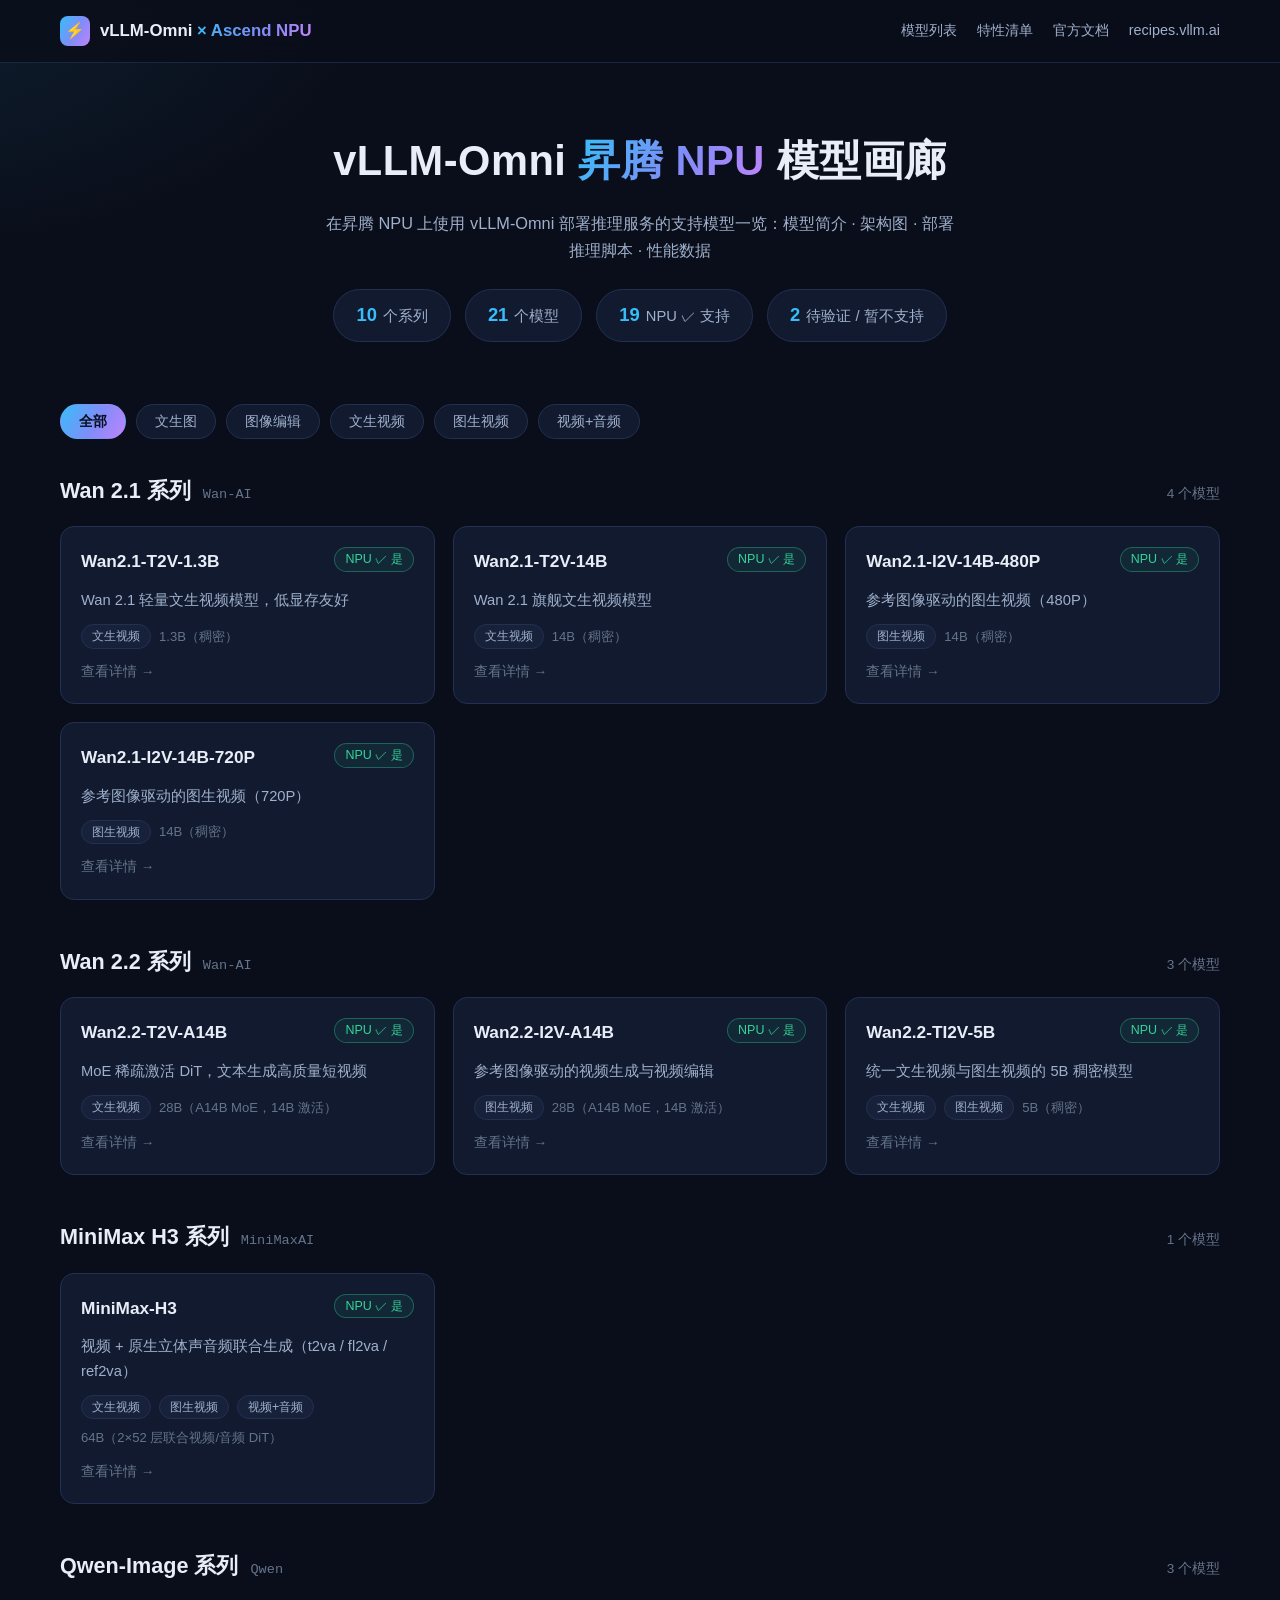
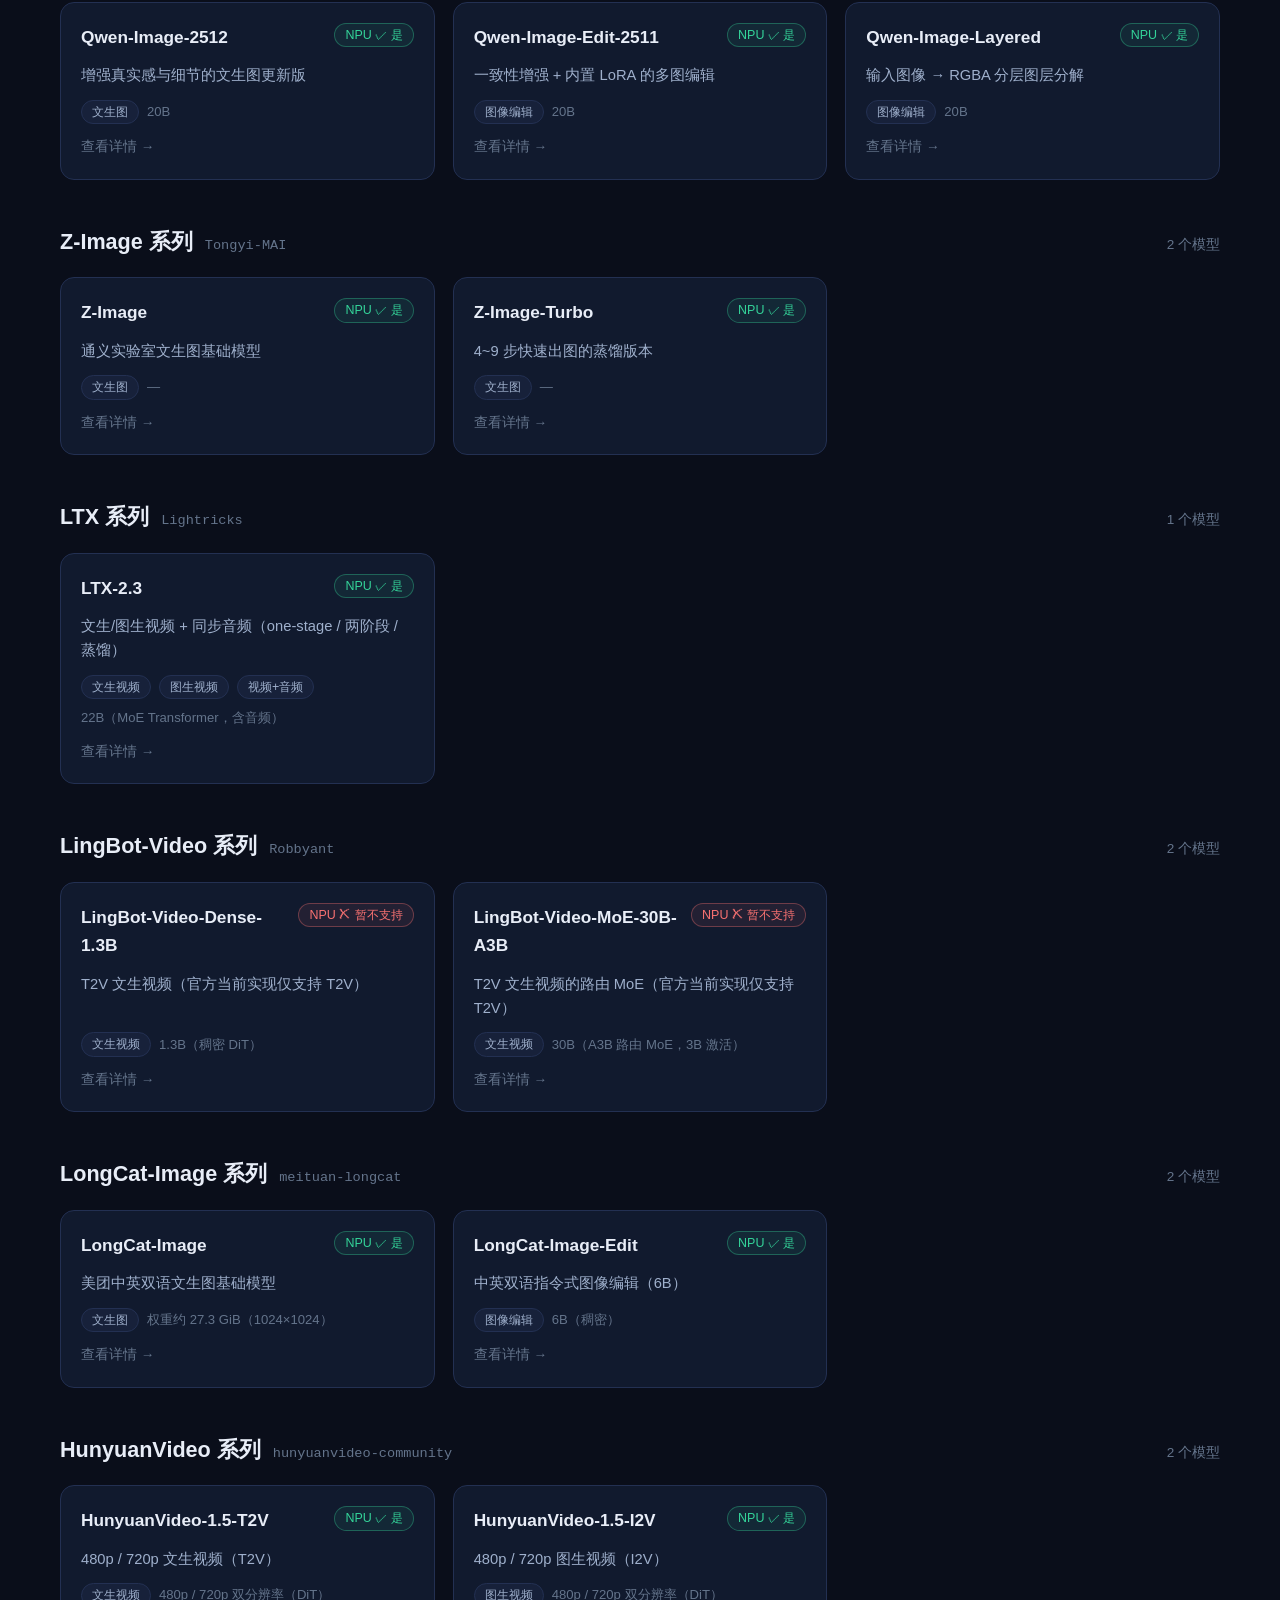
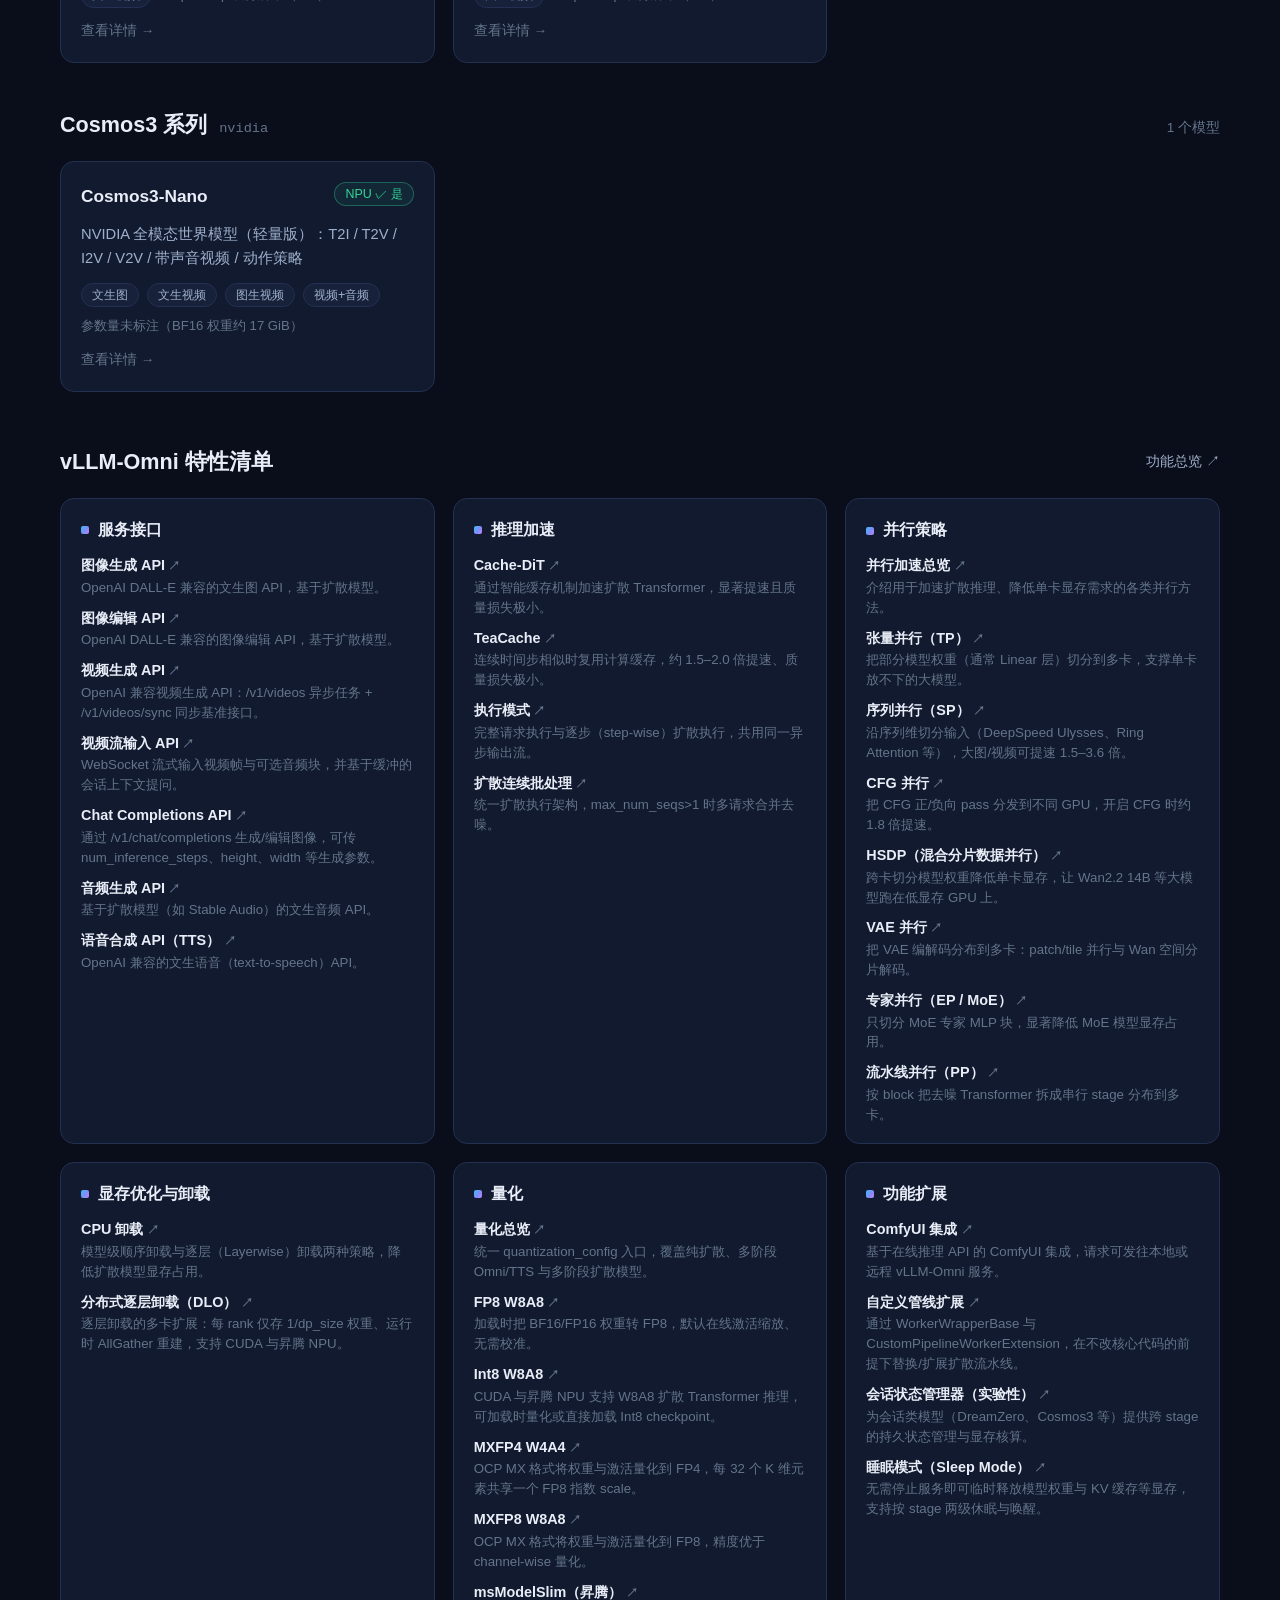
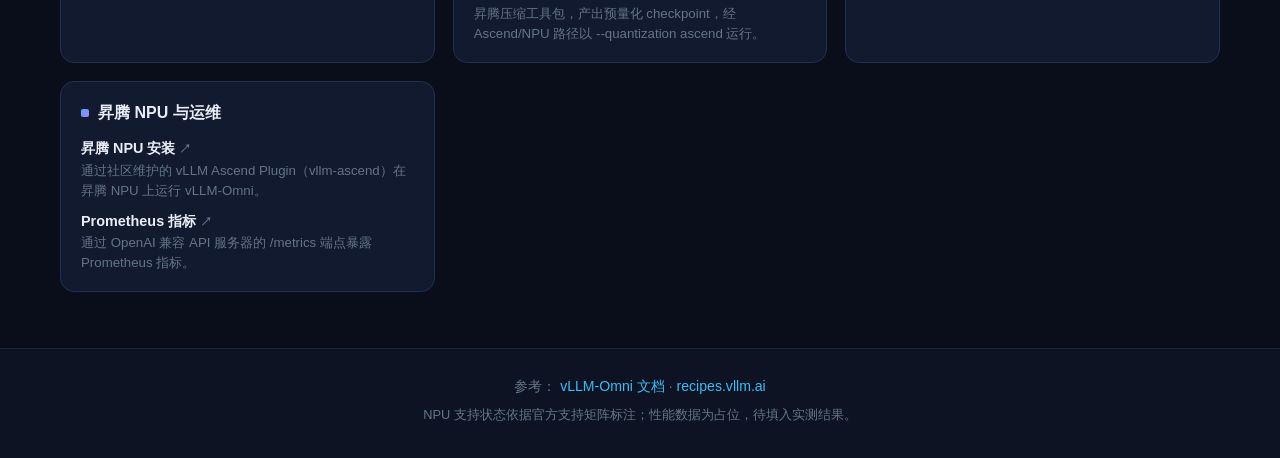
<file: index.html>
<!DOCTYPE html>
<html lang="zh-CN">
<head>
  <meta charset="UTF-8">
  <meta name="viewport" content="width=device-width, initial-scale=1.0">
  <title>vLLM-Omni × Ascend NPU 模型画廊</title>
  <link rel="stylesheet" href="assets/css/style.css?v=20260824g">
</head>
<body>
  <header class="site-header">
    <div class="container header-inner">
      <a class="brand" href="index.html">
        <span class="brand-mark">⚡</span>
        <span class="brand-text">vLLM-Omni <em>× Ascend NPU</em></span>
      </a>
      <nav class="site-nav">
        <a href="#models">模型列表</a>
        <a href="#features">特性清单</a>
        <a href="https://docs.vllm.com.cn/projects/vllm-omni/en/latest/" target="_blank" rel="noopener">官方文档</a>
        <a href="https://recipes.vllm.ai/" target="_blank" rel="noopener">recipes.vllm.ai</a>
      </nav>
    </div>
  </header>

  <section class="hero">
    <div class="container">
      <h1>vLLM-Omni <span class="grad">昇腾 NPU</span> 模型画廊</h1>
      <p class="hero-sub">
        在昇腾 NPU 上使用 vLLM-Omni 部署推理服务的支持模型一览：模型简介 · 架构图 · 部署推理脚本 · 性能数据
      </p>
      <div class="hero-stats" id="heroStats"></div>
    </div>
  </section>

  <main class="container" id="models">
    <div class="filters" id="filters"></div>
    <div id="seriesList"></div>

    <section class="site-section" id="features">
      <div class="site-section-head">
        <h2>vLLM-Omni 特性清单</h2>
        <a class="head-link" href="https://docs.vllm.com.cn/projects/vllm-omni/en/latest/features/" target="_blank" rel="noopener">功能总览 ↗</a>
      </div>
      <div class="feature-grid" id="featuresSection"></div>
    </section>
  </main>

  <footer class="site-footer">
    <div class="container">
      <p>
        参考：
        <a href="https://docs.vllm.com.cn/projects/vllm-omni/en/latest/" target="_blank" rel="noopener">vLLM-Omni 文档</a> ·
        <a href="https://recipes.vllm.ai/" target="_blank" rel="noopener">recipes.vllm.ai</a>
      </p>
      <p class="muted">NPU 支持状态依据官方支持矩阵标注；性能数据为占位，待填入实测结果。</p>
    </div>
  </footer>

  <script src="assets/js/data.js?v=20260824g"></script>
  <script src="assets/js/main.js?v=20260824g"></script>
</body>
</html>
</file>
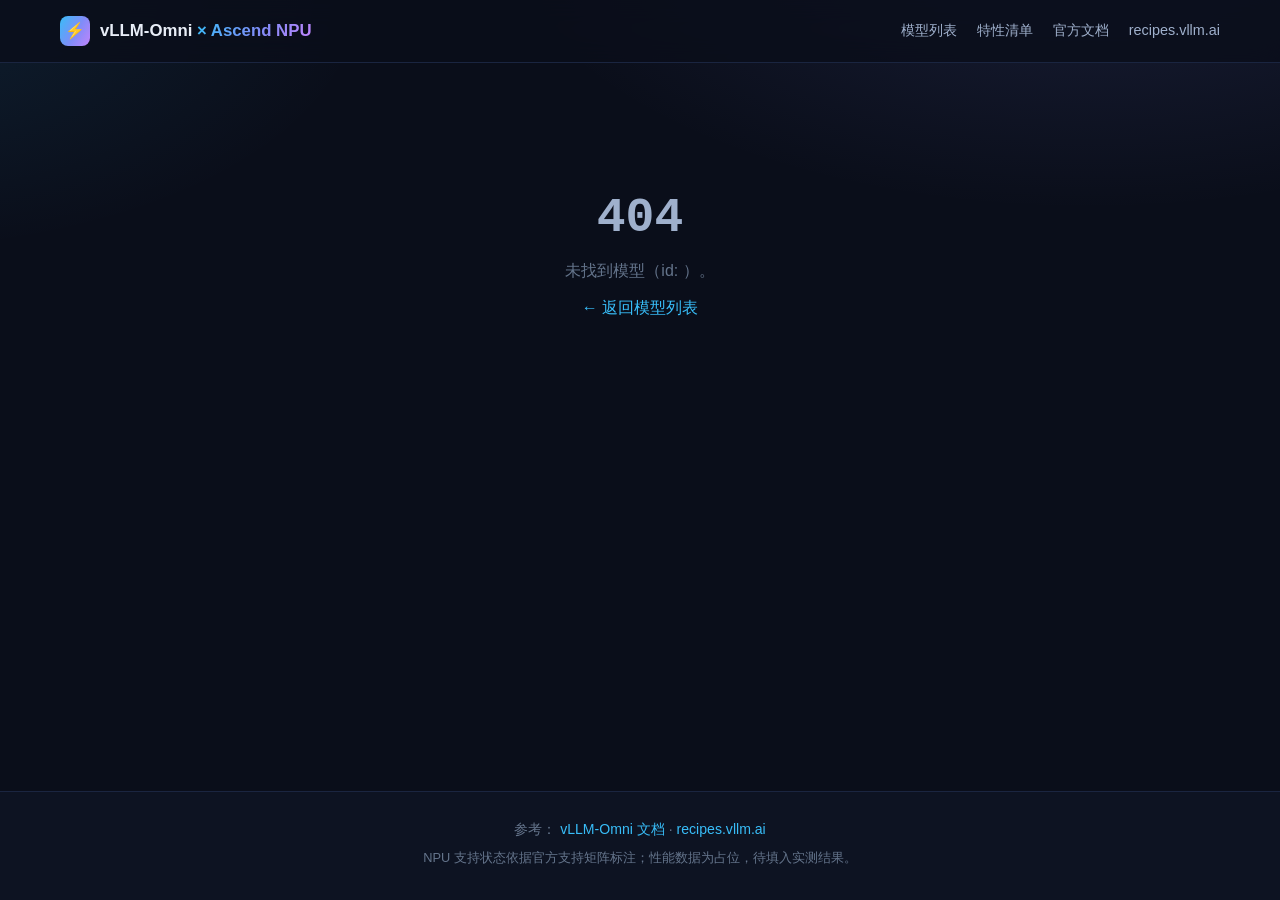
<file: model.html>
<!DOCTYPE html>
<html lang="zh-CN">
<head>
  <meta charset="UTF-8">
  <meta name="viewport" content="width=device-width, initial-scale=1.0">
  <title>模型详情 · vLLM-Omni × Ascend NPU 模型画廊</title>
  <link rel="stylesheet" href="assets/css/style.css?v=20260824g">
</head>
<body>
  <header class="site-header">
    <div class="container header-inner">
      <a class="brand" href="index.html">
        <span class="brand-mark">⚡</span>
        <span class="brand-text">vLLM-Omni <em>× Ascend NPU</em></span>
      </a>
      <nav class="site-nav">
        <a href="index.html#models">模型列表</a>
        <a href="index.html#features">特性清单</a>
        <a href="https://docs.vllm.com.cn/projects/vllm-omni/en/latest/" target="_blank" rel="noopener">官方文档</a>
        <a href="https://recipes.vllm.ai/" target="_blank" rel="noopener">recipes.vllm.ai</a>
      </nav>
    </div>
  </header>

  <main class="container">
    <nav class="breadcrumb" id="breadcrumb"></nav>
    <div id="app"></div>
  </main>

  <footer class="site-footer">
    <div class="container">
      <p>
        参考：
        <a href="https://docs.vllm.com.cn/projects/vllm-omni/en/latest/" target="_blank" rel="noopener">vLLM-Omni 文档</a> ·
        <a href="https://recipes.vllm.ai/" target="_blank" rel="noopener">recipes.vllm.ai</a>
      </p>
      <p class="muted">NPU 支持状态依据官方支持矩阵标注；性能数据为占位，待填入实测结果。</p>
    </div>
  </footer>

  <script src="assets/js/data.js?v=20260824g"></script>
  <script src="assets/js/model.js?v=20260824g"></script>
</body>
</html>
</file>
<file: assets/css/style.css>
/* ============================================================
 * vLLM-Omni × Ascend NPU 模型画廊 —— 全局样式（深色科技风）
 * ============================================================ */

:root {
  --bg: #0a0e1a;
  --bg-soft: #0d1322;
  --surface: #111a2e;
  --surface-2: #17213a;
  --border: #233052;
  --border-soft: #1a2540;
  --text: #e8edf7;
  --text-2: #9fb0cc;
  --muted: #64748b;
  --accent: #38bdf8;
  --accent-2: #818cf8;
  --grad: linear-gradient(120deg, #38bdf8, #818cf8 55%, #c084fc);
  --green: #34d399;
  --red: #f87171;
  --amber: #fbbf24;
  --radius: 14px;
  --mono: ui-monospace, "SFMono-Regular", "JetBrains Mono", Menlo, Consolas, "Liberation Mono", monospace;
  --shadow: 0 10px 30px rgba(3, 8, 22, 0.55);
}

* { margin: 0; padding: 0; box-sizing: border-box; }

html { scroll-behavior: smooth; }

body {
  background:
    radial-gradient(1000px 500px at 85% -10%, rgba(129, 140, 248, 0.14), transparent 60%),
    radial-gradient(900px 460px at -10% 0%, rgba(56, 189, 248, 0.10), transparent 55%),
    var(--bg);
  color: var(--text);
  font-family: -apple-system, BlinkMacSystemFont, "Segoe UI", "PingFang SC", "Hiragino Sans GB", "Microsoft YaHei", "Noto Sans CJK SC", sans-serif;
  line-height: 1.65;
  min-height: 100vh;
  display: flex;
  flex-direction: column;
}

a { color: var(--accent); text-decoration: none; }
a:hover { text-decoration: underline; }

.container { width: min(1160px, 92%); margin: 0 auto; }

/* ---------- 顶部导航 ---------- */
.site-header {
  position: sticky; top: 0; z-index: 50;
  background: rgba(10, 14, 26, 0.82);
  backdrop-filter: blur(12px);
  border-bottom: 1px solid var(--border-soft);
}
.header-inner { display: flex; align-items: center; justify-content: space-between; height: 62px; }
.brand { display: flex; align-items: center; gap: 10px; color: var(--text); font-weight: 700; font-size: 1.05rem; }
.brand:hover { text-decoration: none; }
.brand-mark {
  width: 30px; height: 30px; border-radius: 8px;
  background: var(--grad); color: #081020;
  display: inline-flex; align-items: center; justify-content: center;
  font-size: 1rem; font-weight: 800;
}
.brand-text em { font-style: normal; background: var(--grad); -webkit-background-clip: text; background-clip: text; color: transparent; }
.site-nav { display: flex; gap: 20px; }
.site-nav a { color: var(--text-2); font-size: 0.9rem; }
.site-nav a:hover { color: var(--text); text-decoration: none; }

/* ---------- Hero ---------- */
.hero { padding: 64px 0 36px; text-align: center; }
.hero h1 {
  font-size: clamp(1.7rem, 4vw, 2.6rem);
  font-weight: 800; letter-spacing: 0.5px;
}
.hero h1 .grad { background: var(--grad); -webkit-background-clip: text; background-clip: text; color: transparent; }
.hero-sub { margin: 14px auto 0; max-width: 640px; color: var(--text-2); font-size: 1.02rem; }
.hero-stats { display: flex; justify-content: center; gap: 14px; margin-top: 26px; flex-wrap: wrap; }
.stat-pill {
  background: var(--surface); border: 1px solid var(--border);
  padding: 10px 22px; border-radius: 999px; font-size: 0.92rem;
}
.stat-pill b { color: var(--accent); font-size: 1.15rem; margin-right: 6px; }
.stat-pill span { color: var(--text-2); }

/* ---------- 筛选 chips ---------- */
.filters { display: flex; flex-wrap: wrap; gap: 10px; margin: 26px 0 34px; }
.chip {
  cursor: pointer; user-select: none;
  border: 1px solid var(--border); background: var(--surface);
  color: var(--text-2); padding: 7px 18px; border-radius: 999px;
  font-size: 0.9rem; transition: all 0.18s ease;
}
.chip:hover { color: var(--text); border-color: var(--accent); }
.chip.active { background: var(--grad); color: #081020; font-weight: 600; border-color: transparent; }

/* ---------- 系列分组与卡片 ---------- */
.series-section { margin-bottom: 44px; }
.series-head { display: flex; align-items: baseline; gap: 12px; margin-bottom: 18px; flex-wrap: wrap; }
.series-head h2 { font-size: 1.35rem; font-weight: 700; }
.series-org { color: var(--muted); font-size: 0.85rem; font-family: var(--mono); }
.series-count { margin-left: auto; color: var(--muted); font-size: 0.85rem; }

.cards { display: grid; grid-template-columns: repeat(auto-fill, minmax(300px, 1fr)); gap: 18px; }

.card {
  display: flex; flex-direction: column; gap: 12px;
  background: var(--surface); border: 1px solid var(--border);
  border-radius: var(--radius); padding: 20px;
  color: var(--text);
  transition: transform 0.18s ease, border-color 0.18s ease, box-shadow 0.18s ease;
  animation: fadeUp 0.35s ease both;
}
.card:hover {
  text-decoration: none; transform: translateY(-3px);
  border-color: var(--accent); box-shadow: var(--shadow);
}
.card-top { display: flex; align-items: flex-start; justify-content: space-between; gap: 10px; }
.card-name { font-size: 1.08rem; font-weight: 700; color: var(--text); }
.card:hover .card-name { color: var(--accent); }
.card-summary { color: var(--text-2); font-size: 0.92rem; flex: 1; }
.card-meta { display: flex; flex-wrap: wrap; align-items: center; gap: 8px; }
.card-params { color: var(--muted); font-size: 0.82rem; }
.card-more { color: var(--muted); font-size: 0.85rem; }
.card:hover .card-more { color: var(--accent); }

@keyframes fadeUp { from { opacity: 0; transform: translateY(10px); } to { opacity: 1; transform: none; } }

/* ---------- 徽章 ---------- */
.badge {
  display: inline-flex; align-items: center; gap: 4px;
  font-size: 0.78rem; line-height: 1; padding: 5px 10px;
  border-radius: 999px; border: 1px solid var(--border);
  color: var(--text-2); background: var(--surface-2); white-space: nowrap;
}
.badge-npu.ok { color: var(--green); border-color: rgba(52, 211, 153, 0.35); background: rgba(52, 211, 153, 0.08); }
.badge-npu.no { color: var(--red); border-color: rgba(248, 113, 113, 0.35); background: rgba(248, 113, 113, 0.08); }
.badge-npu.warn { color: var(--amber); border-color: rgba(251, 191, 36, 0.35); background: rgba(251, 191, 36, 0.08); }

/* ---------- 详情页 ---------- */
.breadcrumb { margin: 26px 0 8px; font-size: 0.88rem; color: var(--muted); }
.breadcrumb a { color: var(--text-2); }
.breadcrumb .sep { margin: 0 8px; color: var(--muted); }

.page-head { padding: 18px 0 8px; }
.page-head h1 { font-size: clamp(1.5rem, 3.4vw, 2.1rem); font-weight: 800; }
.meta-badges { display: flex; flex-wrap: wrap; align-items: center; gap: 10px; margin-top: 14px; }
.hf-link { font-family: var(--mono); font-size: 0.82rem; color: var(--text-2); }
.hf-link:hover { color: var(--accent); }

.section { margin-top: 40px; }
.section-title {
  display: flex; align-items: center; gap: 12px;
  font-size: 1.25rem; font-weight: 700; margin-bottom: 16px;
  padding-bottom: 10px; border-bottom: 1px solid var(--border-soft);
}
.sec-no {
  font-family: var(--mono); font-size: 0.85rem; color: #081020; font-weight: 700;
  background: var(--grad); padding: 3px 10px; border-radius: 7px;
}
.prose p { margin-bottom: 10px; color: var(--text-2); line-height: 1.75; }
.prose strong { color: var(--text); }
.prose p:last-child { margin-bottom: 0; }
.prose a { color: var(--accent); }
.prose a:hover { text-decoration: underline; }
/* markdown 渲染元素（README.md → 简介区块） */
.prose .md-h { margin: 18px 0 10px; color: var(--text); }
.prose .md-h:first-child { margin-top: 0; }
.prose h2.md-h { font-size: 1.15rem; }
.prose h3.md-h { font-size: 1.05rem; }
.prose h4.md-h { font-size: 0.98rem; }
.prose ul, .prose ol { margin: 0 0 12px; padding-left: 22px; }
.prose li { margin-bottom: 6px; color: var(--text-2); line-height: 1.7; }
.prose li::marker { color: var(--accent); }
.prose code {
  font-family: var(--mono); font-size: 0.85em;
  background: var(--surface-2); border: 1px solid var(--border-soft);
  border-radius: 5px; padding: 1px 6px; color: var(--text);
}
.prose pre {
  background: #0b1120; border: 1px solid var(--border); border-radius: var(--radius);
  padding: 14px 16px; overflow-x: auto; margin-bottom: 12px;
}
.prose pre code {
  background: transparent; border: none; padding: 0;
  color: #c9d6ee; font-size: 0.83rem; line-height: 1.7;
}
.prose .table-wrap { margin: 12px 0; }

/* ---------- 代码块 ---------- */
.code-block {
  background: #0b1120; border: 1px solid var(--border);
  border-radius: var(--radius); overflow: hidden; margin-bottom: 18px;
}
.code-head {
  display: flex; align-items: center; gap: 10px;
  padding: 9px 14px; background: var(--surface-2);
  border-bottom: 1px solid var(--border-soft);
}
.code-head .cb-title { font-size: 0.88rem; color: var(--text); font-weight: 600; }
.code-head .cb-lang { font-size: 0.72rem; color: var(--muted); font-family: var(--mono); }
.copy-btn {
  margin-left: auto; cursor: pointer;
  background: transparent; color: var(--text-2);
  border: 1px solid var(--border); border-radius: 7px;
  font-size: 0.78rem; padding: 4px 12px;
  transition: all 0.15s ease; font-family: inherit;
}
.copy-btn:hover { color: var(--text); border-color: var(--accent); }
.code-block pre {
  padding: 16px 18px; overflow-x: auto;
  font-family: var(--mono); font-size: 0.83rem; line-height: 1.7;
  color: #c9d6ee; white-space: pre;
}
.code-block code { font-family: inherit; }

.code-note { font-size: 0.85rem; color: var(--muted); margin: -8px 0 18px; }

/* ---------- 性能数据表 ---------- */
.perf-hint {
  font-size: 0.86rem; color: var(--amber);
  background: rgba(251, 191, 36, 0.07); border: 1px solid rgba(251, 191, 36, 0.28);
  border-radius: 10px; padding: 10px 14px; margin-bottom: 14px;
}

/* ---------- 推理展示框 ---------- */
.showcase-placeholder {
  display: flex;
  flex-direction: column;
  align-items: center;
  justify-content: center;
  min-height: 220px;
  background: var(--surface);
  border: 2px dashed var(--border);
  border-radius: var(--radius);
  padding: 30px;
  color: var(--muted);
  user-select: none;
}
.showcase-icon { font-size: 2.6rem; margin-bottom: 12px; opacity: 0.4; }
.showcase-text { font-size: 1rem; color: var(--text-2); margin-bottom: 6px; font-weight: 600; }
.showcase-hint { font-size: 0.85rem; color: var(--muted); }

/* 展示框内的媒体元素 */
.showcase-media {
  display: flex;
  flex-direction: column;
  align-items: center;
  gap: 16px;
}
.showcase-media-item {
  max-width: 100%;
  height: auto;
  border-radius: var(--radius);
  border: 1px solid var(--border);
  background: #000;
}
.showcase-media video.showcase-media-item {
  width: 100%;
}
.showcase-figure {
  margin: 0;
  display: flex;
  flex-direction: column;
  align-items: center;
  gap: 6px;
}
.showcase-caption {
  font-size: 0.82rem;
  color: var(--muted);
  font-family: var(--mono);
}

.perf-table { width: 100%; border-collapse: collapse; font-size: 0.88rem; }
.perf-table th, .perf-table td {
  border: 1px solid var(--border-soft); padding: 10px 14px; text-align: left;
}
.perf-table thead th { background: var(--surface-2); color: var(--text); font-weight: 600; white-space: nowrap; }
.perf-table tbody td { color: var(--text-2); }
.perf-empty td { text-align: center; color: var(--muted); padding: 26px 14px; }
.table-wrap { overflow-x: auto; border: 1px solid var(--border-soft); border-radius: 10px; }

/* ---------- 参考资料 ---------- */
.ref-list { list-style: none; display: flex; flex-direction: column; gap: 8px; }
.ref-list li::before { content: "↗"; color: var(--accent); margin-right: 8px; }
.ref-list a { color: var(--text-2); font-size: 0.92rem; }
.ref-list a:hover { color: var(--accent); }

/* ---------- 空态 / 错误态 ---------- */
.not-found {
  text-align: center; padding: 90px 20px; color: var(--muted);
}
.not-found .nf-code { font-size: 3rem; font-weight: 800; color: var(--text-2); font-family: var(--mono); }

/* ---------- 特性清单 ---------- */
.site-section { margin: 52px 0 56px; }
.site-section-head { display: flex; align-items: center; gap: 12px; margin-bottom: 18px; flex-wrap: wrap; }
.site-section-head h2 { font-size: 1.35rem; font-weight: 700; }
.head-link { margin-left: auto; font-size: 0.88rem; color: var(--text-2); }
.head-link:hover { color: var(--accent); text-decoration: none; }

.feature-grid { display: grid; grid-template-columns: repeat(auto-fill, minmax(320px, 1fr)); gap: 18px; }
.feature-cat {
  background: var(--surface); border: 1px solid var(--border);
  border-radius: var(--radius); padding: 18px 20px;
  animation: fadeUp 0.35s ease both;
}
.feature-cat-title {
  font-size: 1rem; font-weight: 700; color: var(--text);
  display: flex; align-items: center; gap: 9px; margin-bottom: 12px;
}
.feature-cat-title::before {
  content: ""; width: 8px; height: 8px; border-radius: 2px;
  background: var(--grad); display: inline-block; flex: none;
}
.feature-list { list-style: none; display: flex; flex-direction: column; gap: 10px; }
.feature-list li { font-size: 0.9rem; line-height: 1.5; }
.feature-list a { color: var(--text); font-weight: 600; }
.feature-list a::after { content: " ↗"; color: var(--muted); font-size: 0.75rem; }
.feature-list a:hover { color: var(--accent); text-decoration: none; }
.feature-desc { display: block; color: var(--muted); font-size: 0.83rem; margin-top: 1px; }

/* ---------- 页脚 ---------- */
.site-footer {
  margin-top: auto; border-top: 1px solid var(--border-soft);
  background: var(--bg-soft); padding: 26px 0;
  text-align: center; color: var(--muted); font-size: 0.88rem;
}
.site-footer p { margin-bottom: 6px; }
.site-footer .muted { font-size: 0.8rem; }

/* ---------- 响应式 ---------- */
@media (max-width: 720px) {
  .header-inner { height: auto; padding: 12px 0; flex-wrap: wrap; gap: 8px; }
  .site-nav { gap: 14px; }
  .series-count { margin-left: 0; }
  .hero { padding: 44px 0 26px; }
  .cards { grid-template-columns: 1fr; }
}
</file>
